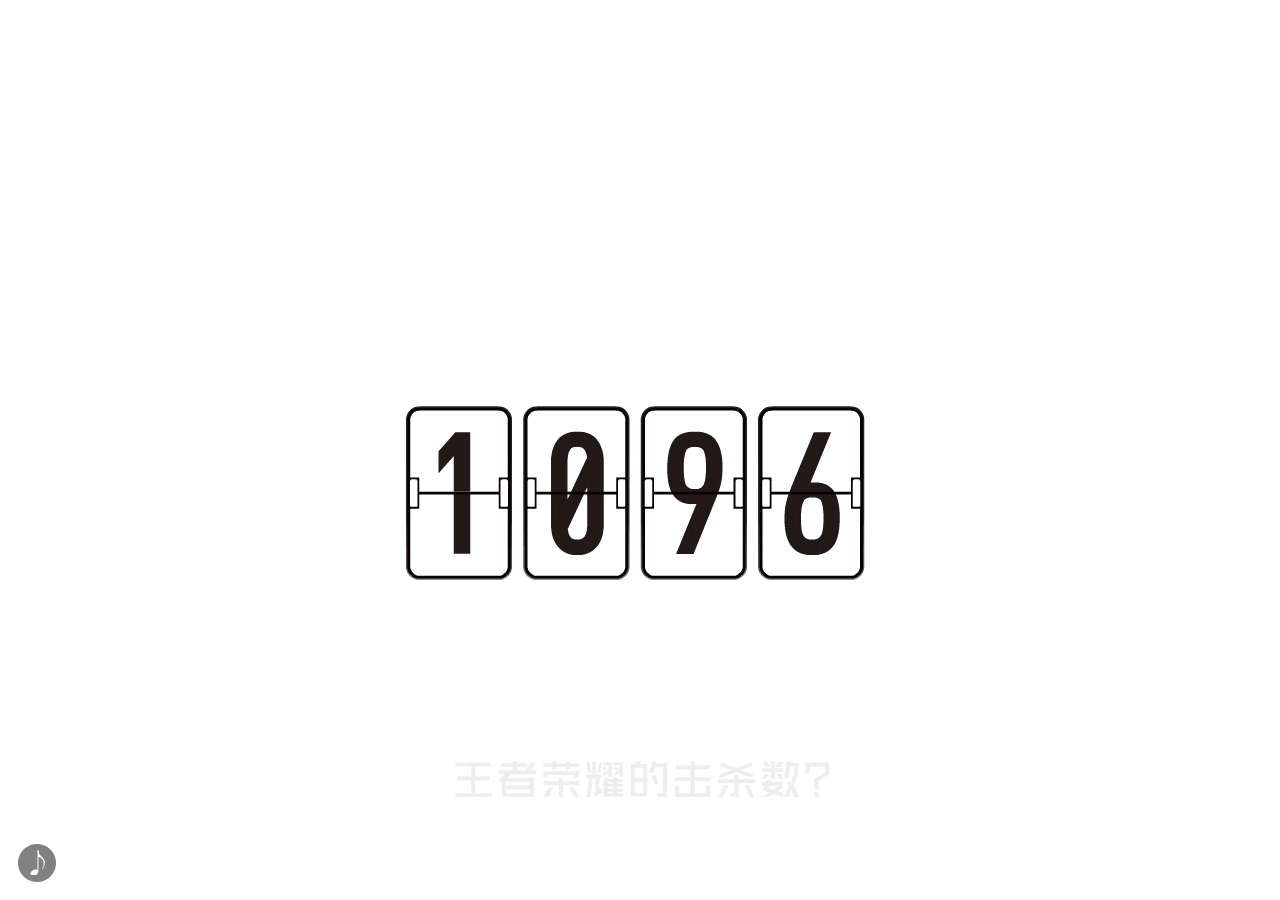
<file: index.html>
<!DOCTYPE html>
<html>
<head>
<meta charset="utf-8">
<meta http-equiv="X-UA-Compatible" content="IE=edge,chrome=1">
<meta name="keywords" content="">
<meta name="description" content="">
<meta name="author" content="">
<meta name="viewport" content="width=device-width, initial-scale=1.0, maximum-scale=1.0, user-scalable=0">
<meta content="yes" name="apple-mobile-web-app-capable" />
<meta content="black" name="apple-mobile-web-app-status-bar-style" />
<meta content="telephone=no" name="format-detection" />
<link rel="shortcut icon" href="favicon.ico" />
<title></title>
<link href="css/base.css" rel="stylesheet"/>
<link rel="stylesheet" href="css/animate.css">
<link rel="stylesheet" href="css/style.css">
<script src="js/html5media.min.js"></script>
<style>
#framebox{width: 100%;height: 100%;overflow: hidden;}
#audiobox{position:absolute;bottom: 15px;left:15px;}
#audiobox #audio-btn{width: 44px;height: 44px;background-size: 100% 100%;}
#audiobox .on{background: url('images/music_on.png') no-repeat 0 0;-webkit-animation: rotating 1.2s linear infinite;animation: rotating 1.2s linear infinite;}
#audiobox .off{background: url('images/music_off.png') no-repeat 0 0;}
@-webkit-keyframes rotating {
	from{
		-webkit-transform: rotate(0deg);
		-moz-transform: rotate(0deg);
		-ms-transform: rotate(0deg);
		-o-transform: rotate(0deg);
    	transform: rotate(0deg);
	}
	to{
		-webkit-transform: rotate(360deg);
		-moz-transform: rotate(360deg);
		-ms-transform: rotate(360deg);
		-o-transform: rotate(360deg);
		transform: rotate(360deg);
	}
}
@keyframes rotating {
    from{
        -webkit-transform: rotate(0deg);
		-moz-transform: rotate(0deg);
		-ms-transform: rotate(0deg);
		-o-transform: rotate(0deg);
        transform: rotate(0deg);
    }
    to{
        -webkit-transform: rotate(360deg);
		-moz-transform: rotate(360deg);
		-ms-transform: rotate(360deg);
		-o-transform: rotate(360deg);
        transform: rotate(360deg);
    }
}
</style>
<script>
var userThreeYear = {
    customerID: "17294", //会员ID
    joinDec: "2000", //加入会员顺序号
    joinTime: "2014-12-4 17:00:00", //加入会员时间
    likeProduct: "美式咖啡（热）", //最喜欢产品
    likeProductNum: "16", //最喜欢产品消费数量
    likeProductAmount: "1008.00",//最喜欢产品消费金额
    varietyVegetables: "6", //消费蔬果种类数
    varietyWeight: "7000", //消费蔬果总种类（克）
    animals: "猫", //对应动物
    amount: "10279.00",//三年总消费金额
    numOrders: "72", //三年总消费单数/次数
    numProduct: "",//三年总消费产品数
    topTime: "2016-1-20 21:00:00", //消费最高一次时间
    topProductNum: "61", //消费最高一次消费产品数
    topAmount: "1512.00", //最高一次消费金额
    consumerStores: [ //消费门店
        {
            storeNO: "0101", //消费门店编号
            storeName: "福州爱琴海", //消费门店名称
            numOrders: "53", //消费单数/次数
            amount: "14065.00" //消费金额
        },
        {
            storeNO: "0102",
            storeName: "福州五四MINI店",
            numOrders: "53",
            amount: "14065.00"
        },
        {
            storeNO: "0103",
            storeName: "福州正祥中心店",
            numOrders: "53",
            amount: "14065.00"
        }
    ],
    consumerCategory:[
        {
            categoryNO:"0101",
            categoryName:"饮品",
            numOrders:"40",
            amount:"3000"
        },
        {
            categoryNO:"0102",
            categoryName:"小吃",
            numOrders:"40",
            amount:"3000"
        },
        {
            categoryNO:"0103",
            categoryName:"主食",
            numOrders:"40",
            amount:"3000"
        },
        {
            categoryNO:"0104",
            categoryName:"三明治",
            numOrders:"40",
            amount:"3000"
        },
        {
            categoryNO:"0105",
            categoryName:"色拉",
            numOrders:"40",
            amount:"3000"
        }

    ]
};
var totalCustomer = "130000"; //会员总数
</script>
</head>
<body>
<iframe src="step1.html" id="framebox" frameborder=0 name="framebox"></iframe>
<div id="audiobox">
<div id="audio-btn" class="on" onclick="audiobox.changeClass(this,'media')">
	<audio loop src="video/audio.mp3" id="media" preload="auto"></audio>
</div>
</div>
<script src="js/jquery.min.js"></script>
<script src="js/jweixin-1.0.0.js"></script> 
<script>
//一般情况下，这样就可以自动播放了，但是一些奇葩iPhone机不可以 
document.getElementById('media').play(); 
//必须在微信Weixin JSAPI的WeixinJSBridgeReady才能生效 
document.addEventListener("WeixinJSBridgeReady", function () { 
	document.getElementById('media').play(); 
	document.getElementById('video').play();  
}, false); 

var audiobox = {
	changeClass: function (target,id) {
       	var className = $(target).attr('class');
       	var ids = document.getElementById(id);
       	(className == 'on')
           	? $(target).removeClass('on').addClass('off')
           	: $(target).removeClass('off').addClass('on');
       	(className == 'on')
           	? ids.pause()
           	: ids.play();
   	},
	play:function(){
		document.getElementById('media').play();
	}
}
audiobox.play();
</script>
</body>
</html>
</file>
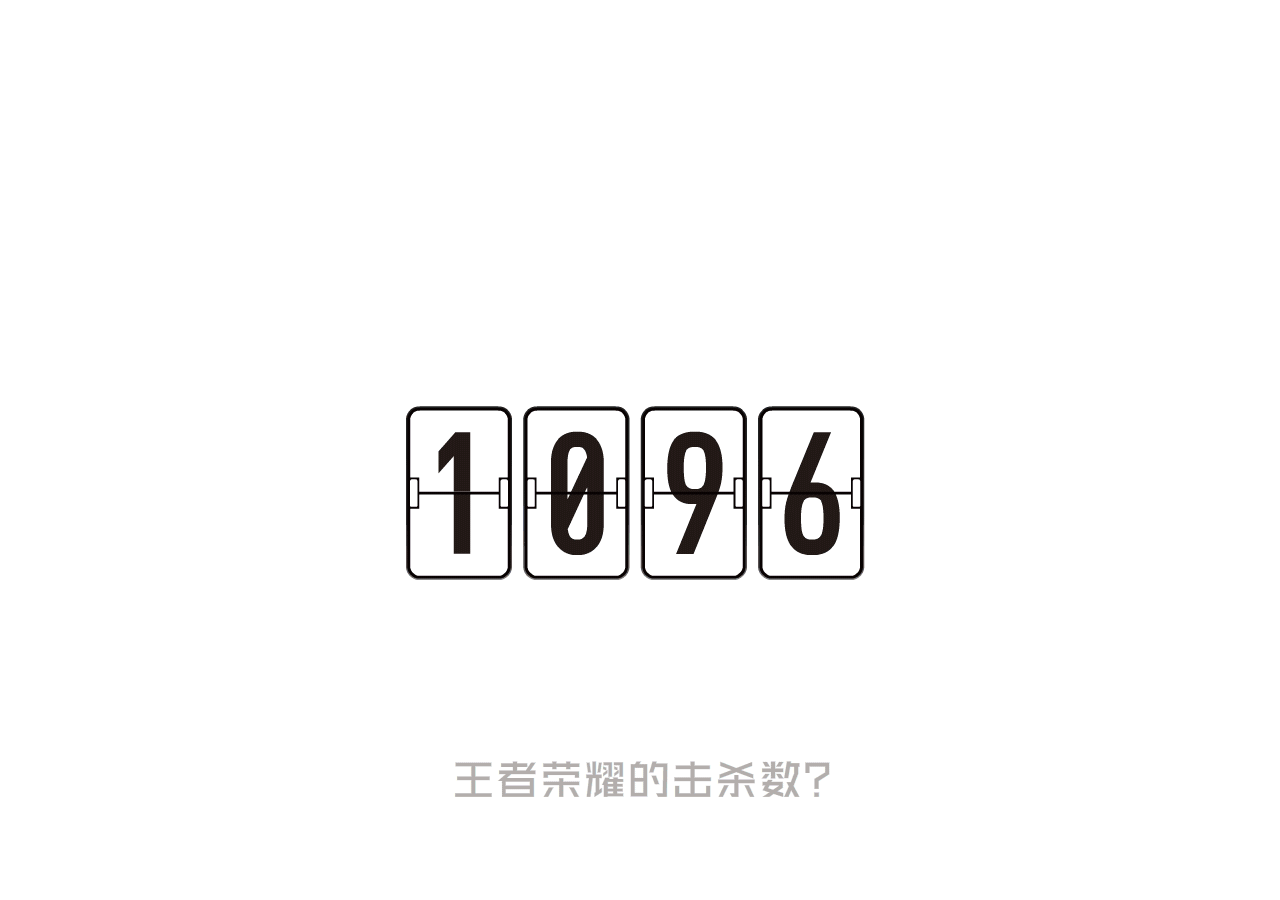
<file: step1.html>
<!DOCTYPE html>
<html>
<head>
<meta charset="utf-8">
<meta http-equiv="X-UA-Compatible" content="IE=edge,chrome=1">
<meta name="keywords" content="">
<meta name="description" content="">
<meta name="author" content="">
<meta name="viewport" content="width=device-width, initial-scale=1.0, maximum-scale=1.0, user-scalable=0">
<meta content="yes" name="apple-mobile-web-app-capable" />
<meta content="black" name="apple-mobile-web-app-status-bar-style" />
<meta content="telephone=no" name="format-detection" />
<link rel="shortcut icon" href="favicon.ico" />
<title></title>
<link href="css/base.css" rel="stylesheet"/>
<link rel="stylesheet" href="css/animate.css">
<link rel="stylesheet" href="css/style.css">
<script src="js/html5media.min.js"></script>
<script src="js/jquery.min.js"></script>
<script>
//页面loading加载 获取浏览器页面可见高度和宽度  
var _PageHeight = document.documentElement.clientHeight,  
	_PageWidth = document.documentElement.clientWidth;  
var _LoadingTop = _PageHeight > 61 ? (_PageHeight - 61) / 2 : 0,  
	_LoadingLeft = _PageWidth > 215 ? (_PageWidth - 215) / 2 : 0;  
//在页面未加载完毕之前显示的loading Html自定义内容  
var _LoadingHtml = '<div id="loadingDiv" style="position:absolute;left:0;width:100%;height:' + _PageHeight + 'px;top:0;background:#ffffff;z-index:100000;"><div style="position: absolute; cursor: wait;left: ' + _LoadingLeft + 'px; top:' + _LoadingTop + 'px; width: auto; height: 57px; line-height:48px; padding-left: 80px; padding-right: 5px; background:url(images/loading.gif) no-repeat scroll 40px 10px #ffffff;color: #7bb52c; font-family:\'Microsoft YaHei\';">页面加载中，请等待...</div></div>';  
//呈现loading效果  
document.write(_LoadingHtml);    

//监听加载状态改变  
document.onreadystatechange = completeLoading;  

//加载状态为complete时移除loading效果  
function completeLoading() {  
	if (document.readyState == "complete") {  
		var loadingMask = document.getElementById('loadingDiv');  
		loadingMask.parentNode.removeChild(loadingMask);  
	}  
}
</script>
</head>
<body>
<div class="wrapper pos-r">
    <div class="step1 stepbox">
        <div class="downtimebox bounceInDown animated">
            <img src="images/downtime.gif" alt="" class="img-responsive"/>
        </div>
        <div class="downpage bounceInDown animated">
        	<img src="images/down.gif" alt="" class="img-responsive"/>
        </div>
    </div>
    <div class="step2 stepbox">
       <video id="videoPlay" webkit-playsinline="true" x-webkit-airplay="true"  playsinline="true" x5-video-player-type="h5" x5-video-player-fullscreen="true" preload="auto" x-webkit-airplay="allow" x5-video-orientation="portraint" style="object-fit:fill">
              <source src="video/video.mp4" type="video/mp4">
              <source src="video/video.webm" type="video/webm">
              Your browser does not support the <code>video</code> element.
       </video>
    </div>
</div>
<script src="js/iphone-inline-video.min.js"></script>
<script src="js/touch.min.js"></script>
<script src="js/jweixin-1.0.0.js"></script> 
<script>
var expand = document.querySelector("#videoPlay"); 
expand.addEventListener("ended",function(){ 
	window.location.href="step2.html";
});

touch.on(".step1","swipeup",function(){
	$(".step1").hide();
	$(".step2").fadeIn();
	expand.play();	
});

document.addEventListener("WeixinJSBridgeReady", function () { 
	document.getElementById('videoPlay').play();  
}, false); 

$(".downpage").click(function(){
	$(".step1").hide();
	$(".step2").fadeIn();
	expand.play();	
});

setTimeout(function(){
	$(".downpage").show();
	},14000);
</script>
</body>
</html>
</file>
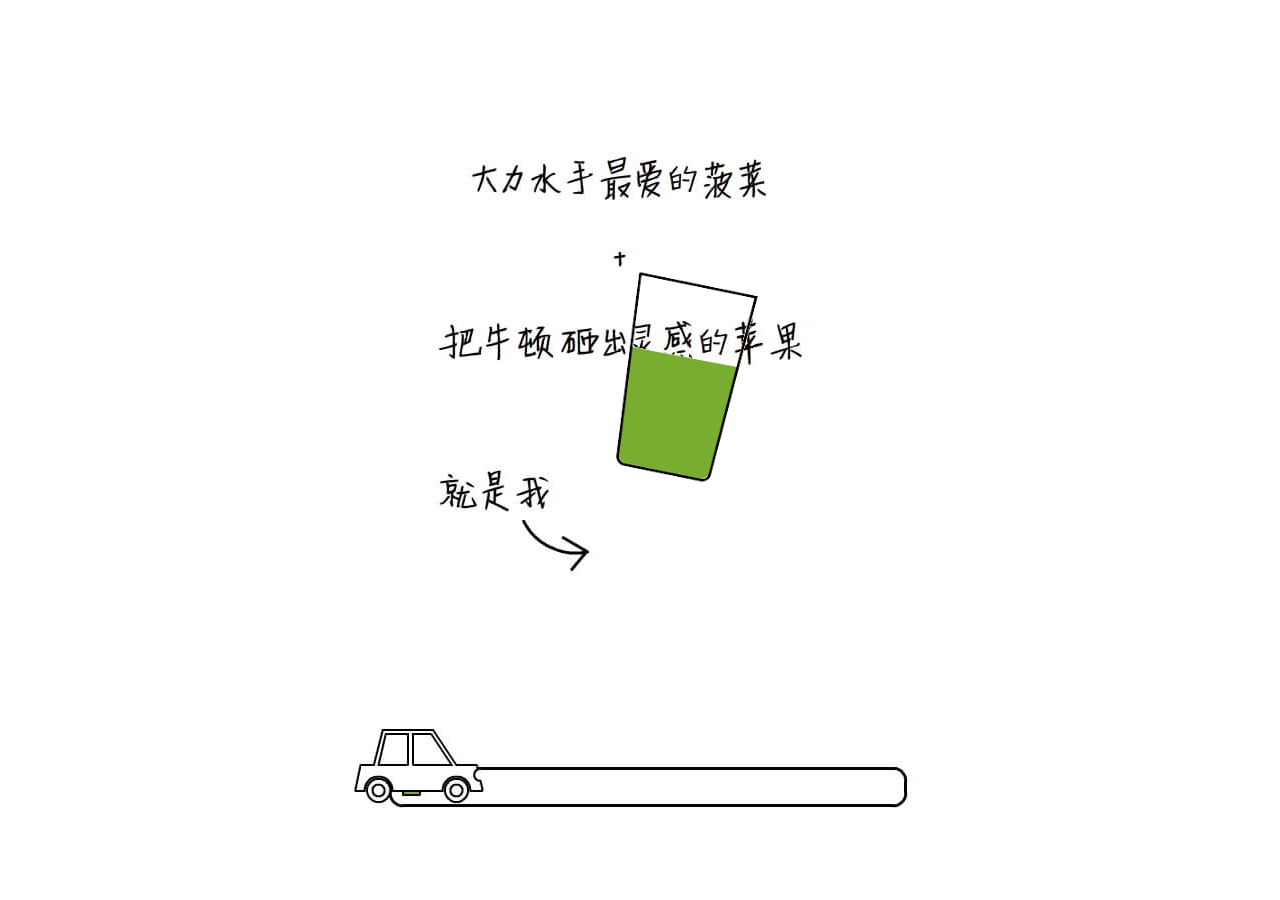
<file: step2.html>
<!DOCTYPE html>
<html>
<head>
<meta charset="utf-8">
<meta http-equiv="X-UA-Compatible" content="IE=edge,chrome=1">
<meta name="keywords" content="">
<meta name="description" content="">
<meta name="author" content="">
<meta name="viewport" content="width=device-width, initial-scale=1.0, maximum-scale=1.0, user-scalable=0">
<meta content="yes" name="apple-mobile-web-app-capable" />
<meta content="black" name="apple-mobile-web-app-status-bar-style" />
<meta content="telephone=no" name="format-detection" />
<link rel="shortcut icon" href="favicon.ico" />
<title></title>
<link href="css/base.css" rel="stylesheet"/>
<link rel="stylesheet" href="css/animate.css">
<link rel="stylesheet" href="css/style.css">
<script src="js/jquery.min.js"></script>
<script>
//页面loading加载 获取浏览器页面可见高度和宽度  
var _PageHeight = document.documentElement.clientHeight,  
	_PageWidth = document.documentElement.clientWidth;  
var _LoadingTop = _PageHeight > 61 ? (_PageHeight - 61) / 2 : 0,  
	_LoadingLeft = _PageWidth > 215 ? (_PageWidth - 215) / 2 : 0;  
//在页面未加载完毕之前显示的loading Html自定义内容  
var _LoadingHtml = '<div id="loadingDiv" style="position:absolute;left:0;width:100%;height:' + _PageHeight + 'px;top:0;background:#ffffff;z-index:100000;"><div style="position: absolute; cursor: wait;left: ' + _LoadingLeft + 'px; top:' + _LoadingTop + 'px; width: auto; height: 57px; line-height:48px; padding-left: 80px; padding-right: 5px; background:url(images/loading.gif) no-repeat scroll 40px 10px #ffffff;color: #7bb52c; font-family:\'Microsoft YaHei\';">页面加载中，请等待...</div></div>';  
//呈现loading效果  
document.write(_LoadingHtml);    

//监听加载状态改变  
document.onreadystatechange = completeLoading;  

//加载状态为complete时移除loading效果  
function completeLoading() {  
	if (document.readyState == "complete") {  
		var loadingMask = document.getElementById('loadingDiv');  
		loadingMask.parentNode.removeChild(loadingMask);  
	}  
}
</script>
</head>
<body onload="init()">
<div class="wrapper pos-r">
	<div class="yaoyiyao animated zoomInUp">
    	<img src="images/p003s.jpg" alt="" class="img-responsive" id="animatebox"/>
    </div>
    <div class="yyicon animated zoomInRight">
    	<img src="images/yaoyiyao.gif" alt="" class="img-responsive"/>
    </div>
</div>
<script>
var SHAKE_THRESHOLD = 3000;  
var last_update = 0; 
var status; 
var x = y = z = last_x = last_y = last_z = 0;  
function init() {  
	if (window.DeviceMotionEvent) {  
		window.addEventListener('devicemotion', deviceMotionHandler, false);  
	} else {  
		alert('not support mobile event');  
	}  
}  
function deviceMotionHandler(eventData) {  
	var acceleration = eventData.accelerationIncludingGravity;  
	var curTime = new Date().getTime();  
	if ((curTime - last_update) > 50) {  
		var diffTime = curTime - last_update;  
		last_update = curTime;  
		x = acceleration.x;  
		y = acceleration.y;  
		z = acceleration.z;  
		var speed = Math.abs(x + y + z - last_x - last_y - last_z) / diffTime * 10000;  

		if (speed > SHAKE_THRESHOLD) { 
			vibration();
			if(status!=1){
			status=1;
			$("#animatebox").attr("src","images/p003d.gif");
			}
			setTimeout(function(){ 
			window.location.href="step3.html";
			},3000);
		}  
		last_x = x;  
		last_y = y;  
		last_z = z;  
	}  
}  

//Vibration接口用于在浏览器中发出命令，使得设备振动。
function vibration(){
   navigator.vibrate = navigator.vibrate
		   || navigator.webkitVibrate
		   || navigator.mozVibrate
		   || navigator.msVibrate;

   if (navigator.vibrate) {
	   // 支持
	   console.log("支持设备震动！");
	   navigator.vibrate([300, 300, 400,300]);
   }else{
	   return true
	   }
}
</script>
</body>
</html>
</file>
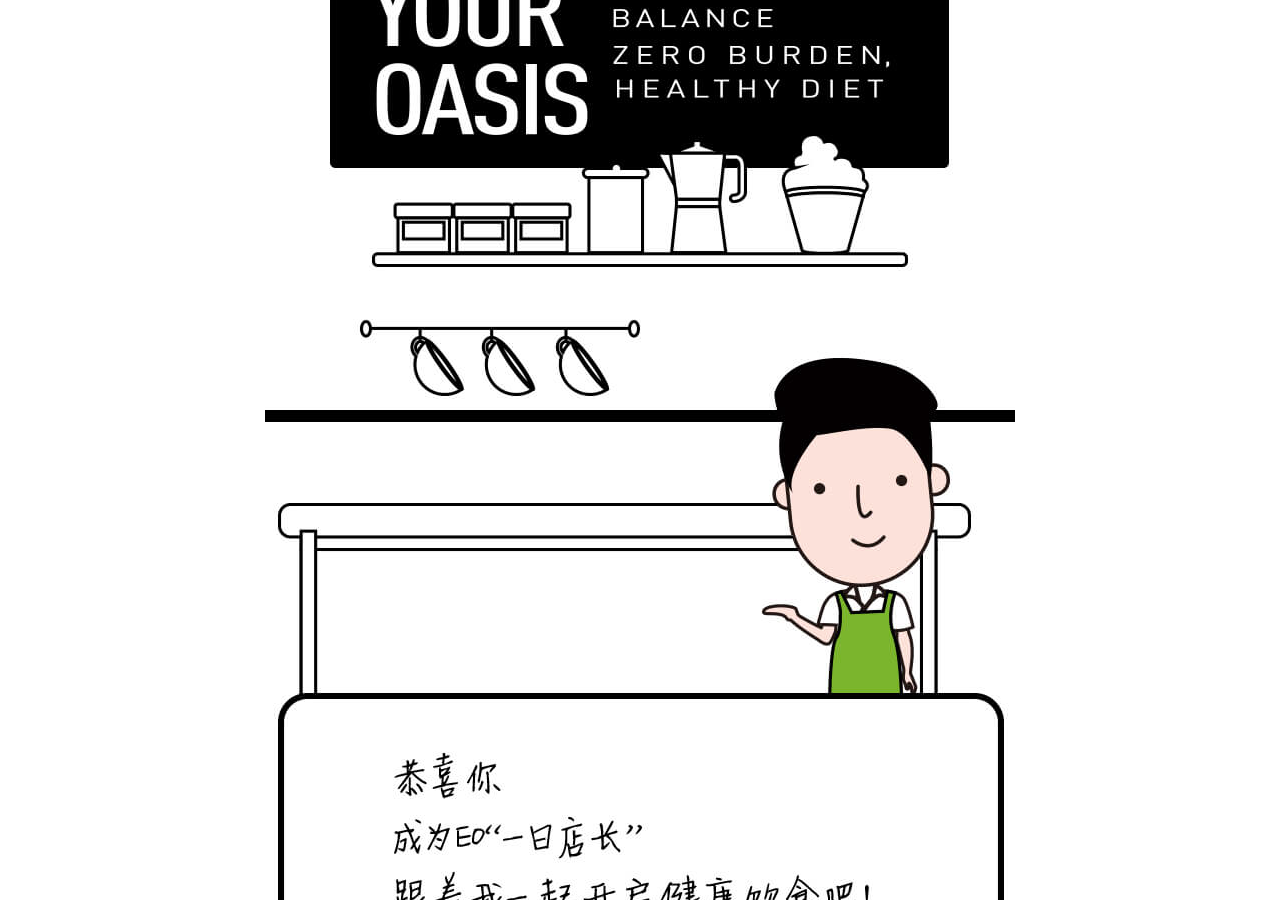
<file: step3.html>
<!DOCTYPE html>
<html>
<head>
<meta charset="utf-8">
<meta http-equiv="X-UA-Compatible" content="IE=edge,chrome=1">
<meta name="keywords" content="">
<meta name="description" content="">
<meta name="author" content="">
<meta name="viewport" content="width=device-width, initial-scale=1.0, maximum-scale=1.0, user-scalable=0">
<meta content="yes" name="apple-mobile-web-app-capable" />
<meta content="black" name="apple-mobile-web-app-status-bar-style" />
<meta content="telephone=no" name="format-detection" />
<link rel="shortcut icon" href="favicon.ico" />
<title></title>
<link href="css/base.css" rel="stylesheet"/>
<link rel="stylesheet" href="css/swiper.min.css">
<link rel="stylesheet" href="css/animate.css">
<link rel="stylesheet" href="css/style.css">
<script src="js/jquery.min.js"></script>
<script>
//页面loading加载 获取浏览器页面可见高度和宽度  
var _PageHeight = document.documentElement.clientHeight,  
	_PageWidth = document.documentElement.clientWidth;  
var _LoadingTop = _PageHeight > 61 ? (_PageHeight - 61) / 2 : 0,  
	_LoadingLeft = _PageWidth > 215 ? (_PageWidth - 215) / 2 : 0;  
//在页面未加载完毕之前显示的loading Html自定义内容  
var _LoadingHtml = '<div id="loadingDiv" style="position:absolute;left:0;width:100%;height:' + _PageHeight + 'px;top:0;background:#ffffff;z-index:100000;"><div style="position: absolute; cursor: wait;left: ' + _LoadingLeft + 'px; top:' + _LoadingTop + 'px; width: auto; height: 57px; line-height:48px; padding-left: 80px; padding-right: 5px; background:url(images/loading.gif) no-repeat scroll 40px 10px #ffffff;color: #7bb52c; font-family:\'Microsoft YaHei\';">页面加载中，请等待...</div></div>';  
//呈现loading效果  
document.write(_LoadingHtml);    

//监听加载状态改变  
document.onreadystatechange = completeLoading;  

//加载状态为complete时移除loading效果  
function completeLoading() {  
	if (document.readyState == "complete") {  
		var loadingMask = document.getElementById('loadingDiv');  
		loadingMask.parentNode.removeChild(loadingMask);  
	}  
}
</script>
</head>
<body>
<div class="wrapper pos-r">
	<div class="swiper-container">
        <div class="swiper-wrapper">
            <div class="swiper-slide">
            	<img src="images/p3001.jpg" alt="" class="img-responsive ani" swiper-animate-effect="fadeInUp" swiper-animate-duration="0.5s" swiper-animate-delay="0s"/>
                <div class="downicon dico1">
                	<img src="images/down.gif" alt="" class="img-responsive ani" swiper-animate-effect="fadeInRight" swiper-animate-duration="0.5s" swiper-animate-delay="1s"/>
                </div>
            </div>
            <div class="swiper-slide">
            	<img src="images/p3002.gif" alt="" class="img-responsive ani" swiper-animate-effect="fadeInUp" swiper-animate-duration="0.5s" swiper-animate-delay="0s"/>
                <div class="downicon dico2">
                	<img src="images/down.gif" alt="" class="img-responsive ani" swiper-animate-effect="fadeInRight" swiper-animate-duration="0.5s" swiper-animate-delay="1s"/>
                </div>
            </div>
            <div class="swiper-slide">
            	<img src="images/p3003.gif" alt="" class="img-responsive ani" swiper-animate-effect="fadeInUp" swiper-animate-duration="0.5s" swiper-animate-delay="0s"/>
                <div class="downicon dico3">
                	<img src="images/down.gif" alt="" class="img-responsive ani" swiper-animate-effect="fadeInRight" swiper-animate-duration="0.5s" swiper-animate-delay="1s"/>
                </div>
            </div>
            <div class="swiper-slide">
            	<img src="images/p3004.gif" alt="" class="img-responsive ani" swiper-animate-effect="fadeInUp" swiper-animate-duration="0.5s" swiper-animate-delay="0s"/>
                <div class="downicon dico4">
                	<img src="images/down.gif" alt="" class="img-responsive ani" swiper-animate-effect="fadeInRight" swiper-animate-duration="0.5s" swiper-animate-delay="1s"/>
                </div>
            </div>
            <div class="swiper-slide">
            	<img src="images/p3005.jpg" alt="" class="img-responsive ani" swiper-animate-effect="fadeInUp" swiper-animate-duration="0.5s" swiper-animate-delay="0s"/>
                <!--判断是否是会员-->
                <div class="caozuobox">
                    <div class="huiyuanbox">
                            <div class="year dingwei ani" swiper-animate-effect="fadeInUp" swiper-animate-duration="0.5s" swiper-animate-delay="0.5s">12</div>
                            <div class="month dingwei ani" swiper-animate-effect="fadeInUp" swiper-animate-duration="0.5s" swiper-animate-delay="0.5s">07</div>
                            <div class="day dingwei ani" swiper-animate-effect="fadeInUp" swiper-animate-duration="0.5s" swiper-animate-delay="0.5s">15</div>
                            <div class="number dingwei ani" swiper-animate-effect="fadeInUp" swiper-animate-duration="0.5s" swiper-animate-delay="0.5s"></div>
                            <div class="btnbox">
                            	<!--系统自动判断是否是会员，如果是，跳转到下一个页面 setp4.html 如果不是，直接弹出注册弹窗，然后点击注册按钮跳转到注册页面。-->
                                <a href="javascript:void(0);" id="panduanbtn">
                                    <img src="images/panduan.jpg" alt="" class="img-responsive ani" swiper-animate-effect="rotateInDownUp" swiper-animate-duration="0.5s" swiper-animate-delay="0s"/>
                                </a>
                            </div>
                    </div>
                    
                    <!--注册弹窗-->
                    <div class="registerbox ani" swiper-animate-effect="zoomInUp" swiper-animate-duration="0.5s" swiper-animate-delay="0s">
                            <div class="numbers dingwei ani" swiper-animate-effect="slideInLeft" swiper-animate-duration="0.5s" swiper-animate-delay="0s">100</div>
                            <div class="btnbox">
                                <a href="#">
                                    <img src="images/zhuce.jpg" alt="" class="img-responsive ani" swiper-animate-effect="rotateInDownRight" swiper-animate-duration="0.5s" swiper-animate-delay="0s"/>
                                </a>
                            </div>
                    </div>
                
                </div>
            </div>
        </div>
    </div>
</div>
<!-- Swiper JS -->
<script src="js/swiper.jquery.min.js"></script>
<script src="js/swiper.animate.min.js"></script>
<!-- Initialize Swiper -->
<script>
var obj=window.parent;
//获取值
$(".number").text(obj.totalCustomer);
$(".numbers").text(obj.userThreeYear.joinDec);

var swiper = new Swiper('.swiper-container', {
    pagination: '.swiper-pagination',
    paginationClickable: true,
    direction: 'vertical',
	onInit: function(swiper){ //Swiper2.x的初始化是onFirstInit
		swiperAnimateCache(swiper); //隐藏动画元素 
		swiperAnimate(swiper); //初始化完成开始动画
    }, 
	onSlideChangeStart:function(){
		if(swiper.activeIndex!=4){
			$(".caozuobox").hide();
		}
	},
    onSlideChangeEnd: function(swiper){ 
		swiperAnimate(swiper); //每个slide切换结束时也运行当前slide动画
		if(swiper.activeIndex==4){
			setTimeout(function(){$(".caozuobox").show();},2000);
		}
   } 
});

$('.downicon').click(function(){
	swiper.slideNext();
})

$("#panduanbtn").click(function(){
	if(!obj.userThreeYear){
	$('.huiyuanbox').hide();
	$('.registerbox').show();
	}else{
		window.location.href="step4.html";
		}
});
</script>
</body>
</html>
</file>
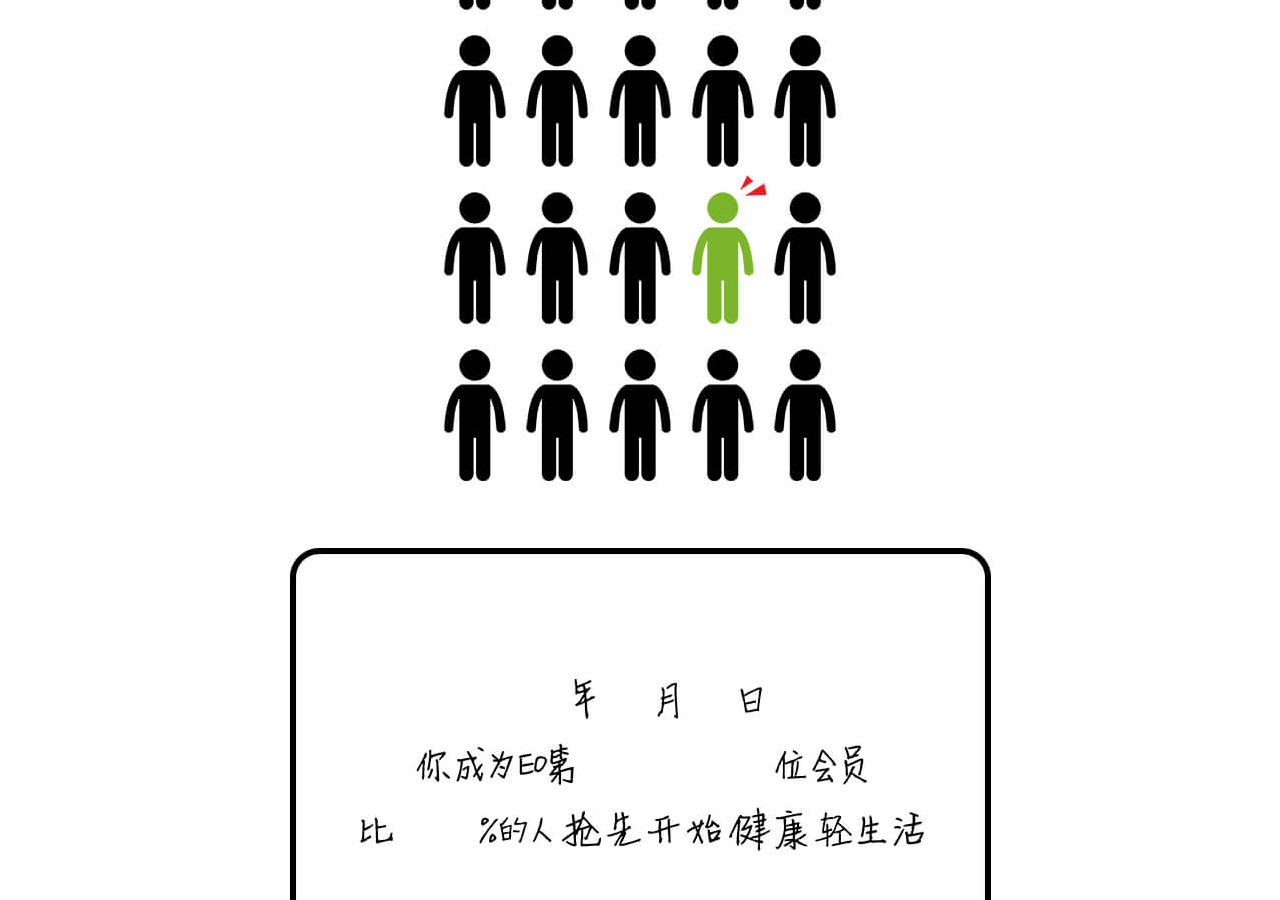
<file: step4.html>
<!DOCTYPE html>
<html>
<head>
<meta charset="utf-8">
<meta http-equiv="X-UA-Compatible" content="IE=edge,chrome=1">
<meta name="keywords" content="">
<meta name="description" content="">
<meta name="author" content="">
<meta name="viewport" content="width=device-width, initial-scale=1.0, maximum-scale=1.0, user-scalable=0">
<meta content="yes" name="apple-mobile-web-app-capable" />
<meta content="black" name="apple-mobile-web-app-status-bar-style" />
<meta content="telephone=no" name="format-detection" />
<link rel="shortcut icon" href="favicon.ico" />
<title></title>
<link href="css/base.css" rel="stylesheet"/>
<link rel="stylesheet" href="css/swiper.min.css">
<link rel="stylesheet" href="css/animate.css">
<link rel="stylesheet" href="css/style.css">
<script src="js/jquery.min.js"></script>
<script>
//页面loading加载 获取浏览器页面可见高度和宽度  
var _PageHeight = document.documentElement.clientHeight,  
	_PageWidth = document.documentElement.clientWidth;  
var _LoadingTop = _PageHeight > 61 ? (_PageHeight - 61) / 2 : 0,  
	_LoadingLeft = _PageWidth > 215 ? (_PageWidth - 215) / 2 : 0;  
//在页面未加载完毕之前显示的loading Html自定义内容  
var _LoadingHtml = '<div id="loadingDiv" style="position:absolute;left:0;width:100%;height:' + _PageHeight + 'px;top:0;background:#ffffff;z-index:100000;"><div style="position: absolute; cursor: wait;left: ' + _LoadingLeft + 'px; top:' + _LoadingTop + 'px; width: auto; height: 57px; line-height:48px; padding-left: 80px; padding-right: 5px; background:url(images/loading.gif) no-repeat scroll 40px 10px #ffffff;color: #7bb52c; font-family:\'Microsoft YaHei\';">页面加载中，请等待...</div></div>';  
//呈现loading效果  
document.write(_LoadingHtml);   

//监听加载状态改变  
document.onreadystatechange = completeLoading;  

//加载状态为complete时移除loading效果  
function completeLoading() {  
	if (document.readyState == "complete") {  
		var loadingMask = document.getElementById('loadingDiv');  
		loadingMask.parentNode.removeChild(loadingMask);  
	}  
}
</script>
</head>
<body>
<div class="wrapper pos-r">
	<div class="swiper-container">
        <div class="swiper-wrapper">
        	<!--已注册会员跳转到本页，展示对应的数据-->
            <div class="swiper-slide">
            	<img src="images/p004.jpg" alt="" class="img-responsive ani" swiper-animate-effect="fadeInUp" swiper-animate-duration="0.5s" swiper-animate-delay="0s"/>
                <div class="downicon dico1">
                	<img src="images/down.gif" alt="" class="img-responsive ani" swiper-animate-effect="fadeInRight" swiper-animate-duration="0.5s" swiper-animate-delay="0.6s"/>
                </div>
                <!--数据展示-->
                <div class="year1 dingwei ani" swiper-animate-effect="fadeInUp" swiper-animate-duration="0.5s" swiper-animate-delay="0.6s"></div>
                <div class="month1 dingwei ani" swiper-animate-effect="fadeInUp" swiper-animate-duration="0.5s" swiper-animate-delay="0.6s"></div>
                <div class="day1 dingwei ani" swiper-animate-effect="fadeInUp" swiper-animate-duration="0.5s" swiper-animate-delay="0.6s"></div>
                <div class="num1 dingwei ani" swiper-animate-effect="fadeInUp" swiper-animate-duration="0.5s" swiper-animate-delay="0.6s"></div>
                <div class="parent1 dingwei ani" swiper-animate-effect="fadeInUp" swiper-animate-duration="0.5s" swiper-animate-delay="0.6s"></div>
            </div>
            
            <!--数据报表展示页面-->
            <div class="swiper-slide">
            	<img src="images/p005.jpg" alt="" class="img-responsive hcss ani" swiper-animate-effect="fadeInUp" swiper-animate-duration="0.5s" swiper-animate-delay="0s"/>
                <div class="downicon dico02">
                	<img src="images/down.gif" alt="" class="img-responsive ani" swiper-animate-effect="fadeInRight" swiper-animate-duration="0.5s" swiper-animate-delay="0.6s"/>
                </div>
                <!--数据展示-->
                <div class="box1 box ani" swiper-animate-effect="fadeInUp" swiper-animate-duration="0.5s" swiper-animate-delay="0.6s">
                    <div class="yuan dingwei"></div>
                    <div class="can dingwei"></div>
                    <div class="count dingwei"></div>
                    <div class="dianming dingwei"></div>
                </div>
                
                <!--数据展示-->
                <div class="box2 box ani" swiper-animate-effect="fadeInUp" swiper-animate-duration="0.5s" swiper-animate-delay="0.6s">
                	<div class="year dingwei">2017</div>
                    <div class="month dingwei">12</div>
                    <div class="day dingwei">22</div>
                    <div class="yuan dingwei">22222</div>
                </div>
                
                <!--饼形报表-->
                <div id="main1" class="ani" swiper-animate-effect="fadeInUp" swiper-animate-duration="0.5s" swiper-animate-delay="0.2s"></div>
            </div>
            
            <!--动物页面 6个根据不同情况判断只展示其中一个-->
            <div class="swiper-slide">
            	<img src="images/p006.jpg" alt="" class="img-responsive hcss ani" swiper-animate-effect="fadeInUp" swiper-animate-duration="0.5s" swiper-animate-delay="0s"/>
                <!--数据展示-->
                <div class="txtbox ani" swiper-animate-effect="fadeInUp" swiper-animate-duration="0.5s" swiper-animate-delay="0s">
                	<div class="liaoli dingwei"></div>
                    <div class="chi dingwei"></div>
                    <div class="zhong dingwei"></div>
                    <div class="ke dingwei"></div>
                </div>
               	<!--动物数据-->
                <div class="dongwu ani" swiper-animate-effect="fadeInUp" swiper-animate-duration="0.5s" swiper-animate-delay="0.6s">
                	<img src="images/dw1.png" alt="" class="img-responsive ani" swiper-animate-effect="fadeInUp" swiper-animate-duration="0.5s" swiper-animate-delay="0s"/>
                </div>
                <div class="downicon dico02">
                	<img src="images/down.gif" alt="" class="img-responsive ani" swiper-animate-effect="fadeInRight" swiper-animate-duration="0.5s" swiper-animate-delay="0.6s"/>
                </div>
            </div>
            
           <!-- <div class="swiper-slide">
            	<img src="images/p006.jpg" alt="" class="img-responsive hcss ani" swiper-animate-effect="fadeInUp" swiper-animate-duration="0.5s" swiper-animate-delay="0s"/>
                <div class="txtbox ani" swiper-animate-effect="fadeInUp" swiper-animate-duration="0.5s" swiper-animate-delay="0s">
                	<div class="liaoli dingwei">料理</div>
                    <div class="chi dingwei">5</div>
                    <div class="zhong dingwei">8</div>
                    <div class="ke dingwei">900</div>
                </div>
                <div class="dongwu ani" swiper-animate-effect="fadeInUp" swiper-animate-duration="0.5s" swiper-animate-delay="0.6s">
                	<img src="images/dw2.png" alt="" class="img-responsive ani" swiper-animate-effect="fadeInUp" swiper-animate-duration="0.5s" swiper-animate-delay="0s"/>
                </div>
            </div>
            
            <div class="swiper-slide">
            	<img src="images/p006.jpg" alt="" class="img-responsive hcss ani" swiper-animate-effect="fadeInUp" swiper-animate-duration="0.5s" swiper-animate-delay="0s"/>
                <div class="txtbox ani" swiper-animate-effect="fadeInUp" swiper-animate-duration="0.5s" swiper-animate-delay="0s">
                	<div class="liaoli dingwei">料理</div>
                    <div class="chi dingwei">5</div>
                    <div class="zhong dingwei">8</div>
                    <div class="ke dingwei">900</div>
                </div>
                <div class="dongwu ani" swiper-animate-effect="fadeInUp" swiper-animate-duration="0.5s" swiper-animate-delay="0.6s">
                	<img src="images/dw3.png" alt="" class="img-responsive ani" swiper-animate-effect="fadeInUp" swiper-animate-duration="0.5s" swiper-animate-delay="0s"/>
                </div>
            </div>
            
            <div class="swiper-slide">
            	<img src="images/p006.jpg" alt="" class="img-responsive hcss ani" swiper-animate-effect="fadeInUp" swiper-animate-duration="0.5s" swiper-animate-delay="0s"/>
                <div class="txtbox ani" swiper-animate-effect="fadeInUp" swiper-animate-duration="0.5s" swiper-animate-delay="0s">
                	<div class="liaoli dingwei">料理</div>
                    <div class="chi dingwei">5</div>
                    <div class="zhong dingwei">8</div>
                    <div class="ke dingwei">900</div>
                </div>
                <div class="dongwu ani" swiper-animate-effect="fadeInUp" swiper-animate-duration="0.5s" swiper-animate-delay="0.6s">
                	<img src="images/dw4.png" alt="" class="img-responsive ani" swiper-animate-effect="fadeInUp" swiper-animate-duration="0.5s" swiper-animate-delay="0s"/>
                </div>
            </div>
            
            <div class="swiper-slide">
            	<img src="images/p006.jpg" alt="" class="img-responsive hcss ani" swiper-animate-effect="fadeInUp" swiper-animate-duration="0.5s" swiper-animate-delay="0s"/>
                <div class="txtbox ani" swiper-animate-effect="fadeInUp" swiper-animate-duration="0.5s" swiper-animate-delay="0s">
                	<div class="liaoli dingwei">料理</div>
                    <div class="chi dingwei">5</div>
                    <div class="zhong dingwei">8</div>
                    <div class="ke dingwei">900</div>
                </div>
                <div class="dongwu ani" swiper-animate-effect="fadeInUp" swiper-animate-duration="0.5s" swiper-animate-delay="0.6s">
                	<img src="images/dw5.png" alt="" class="img-responsive ani" swiper-animate-effect="fadeInUp" swiper-animate-duration="0.5s" swiper-animate-delay="0s"/>
                </div>
            </div>
            
            <div class="swiper-slide">
            	<img src="images/p006.jpg" alt="" class="img-responsive hcss ani" swiper-animate-effect="fadeInUp" swiper-animate-duration="0.5s" swiper-animate-delay="0s"/>
                <div class="txtbox ani" swiper-animate-effect="fadeInUp" swiper-animate-duration="0.5s" swiper-animate-delay="0s">
                	<div class="liaoli dingwei">料理</div>
                    <div class="chi dingwei">5</div>
                    <div class="zhong dingwei">8</div>
                    <div class="ke dingwei">900</div>
                </div>
                <div class="dongwu ani" swiper-animate-effect="fadeInUp" swiper-animate-duration="0.5s" swiper-animate-delay="0.6s">
                	<img src="images/dw6.png" alt="" class="img-responsive ani" swiper-animate-effect="fadeInUp" swiper-animate-duration="0.5s" swiper-animate-delay="0s"/>
                </div>
            </div>-->
            
            <!--结束页面-->
            <div class="swiper-slide">
            	<img src="images/p007.gif" alt="" class="img-responsive hcss ani" swiper-animate-effect="fadeInUp" swiper-animate-duration="0.5s" swiper-animate-delay="0s"/>
            </div>
        </div>
    </div>
</div>
<!-- Swiper JS -->
<script src="js/swiper.jquery.min.js"></script>
<script src="js/swiper.animate.min.js"></script>
<script src="js/chart.js"></script>
<script>
//获取值
var obj=window.parent;
var time=obj.userThreeYear.joinTime;
var s1=time.split(" ",1);
var y=s1[0].split("-");
$(".year1").text(y[0]);
$(".month1").text(y[1]);
$(".day1").text(y[2]);
$(".num1").text(obj.userThreeYear.joinDec);
var parent=Math.round((1-obj.userThreeYear.joinDec/obj.totalCustomer)*100);
$(".parent1").text(parent);

$(".box1 .yuan").text(obj.userThreeYear.amount);
$(".box1 .can").text(obj.userThreeYear.numOrders);
$(".box1 .count").text(obj.userThreeYear.consumerStores[0].numOrders);
$(".box1 .dianming").text(obj.userThreeYear.consumerStores[0].storeName);

$(".liaoli").text(obj.userThreeYear.likeProduct);
$(".chi").text(obj.userThreeYear.likeProductNum);
$(".zhong").text(obj.userThreeYear.varietyVegetables);
$(".ke").text(obj.userThreeYear.varietyWeight);

switch(obj.userThreeYear.animals)
{
case "猪":
  $(".dongwu img").attr("src","images/dw1.png");
  break;
case "猴":
  $(".dongwu img").attr("src","images/dw2.png");
  break;
case "羊":
  $(".dongwu img").attr("src","images/dw3.png");
  break;
case "猫":
  $(".dongwu img").attr("src","images/dw6.png");
  break;
case "豹":
 $(".dongwu img").attr("src","images/dw5.png");
  break;
default:
 $(".dongwu img").attr("src","images/dw4.png");
}

var toptime=obj.userThreeYear.topTime;
var ts1=time.split(" ",1);
var ty=ts1[0].split("-");
$(".box2 .year").text(ty[0]);
$(".box2 .month").text(ty[1]);
$(".box2 .day").text(ty[2]);
$(".box2 .yuan").text(obj.userThreeYear.topAmount);

var swiper = new Swiper('.swiper-container', {
    pagination: '.swiper-pagination',
    paginationClickable: true,
    direction: 'vertical',
	onInit: function(swiper){ //Swiper2.x的初始化是onFirstInit
		swiperAnimateCache(swiper); //隐藏动画元素 
		swiperAnimate(swiper); //初始化完成开始动画
    }, 
    onSlideChangeEnd: function(swiper){ 
		swiperAnimate(swiper); //每个slide切换结束时也运行当前slide动画
   } 
});

//userThreeYear.numOrders==0 跳转到尾页
if(obj.userThreeYear.numOrders==0){
	var swiper = new Swiper('.swiper-container', {
		direction: 'vertical',
		initialSlide :3,
		allowSwipeToPrev : false
	});	
}

$('.downicon').click(function(){
	swiper.slideNext();
});

//获取柱状图
/*var myChart = echarts.init(document.getElementById('main')); 

var xdata = new Array();
var ydata = new Array();
var zdata = new Array();
var lengths = obj.userThreeYear.consumerStores.length;
for(var i=0;i<lengths;i++)
{
  xdata[i]=obj.userThreeYear.consumerStores[i].storeName;
  ydata[i]=obj.userThreeYear.consumerStores[i].numOrders;
  if(i==0){
 	 zdata[i]="#7bb52b";
  }else{
	 zdata[i]="#ffffff"; 
  }
}

var option = {
    xAxis : [
        {
            type : 'category',
            data : xdata,
			splitLine:{show:false},
			axisLabel:{show:false},
			axisLine:{show:false},
        },
    ],
    yAxis : [
        {
            type : 'value',
			splitLine:{show:false},
			axisLabel:{show:false},
			axisLine:{show:false},
		}
    ],
	grid:
	{x:20,
	y:0,
	x2:20,
	y2:0,
	borderWidth:0},
    series : [
        {
            type:'bar',
            data:ydata,
			itemStyle:{
				normal:{
					color: function (params){
                        var colorList = zdata;
                        return colorList[params.dataIndex];
                    },
					barBorderColor:'#000000',
					barBorderWidth:2,
				},
				emphasis: {
					color:'#7bb52b',
				}
			},
        },
    ]
};                 

// 为echarts对象加载数据 
myChart.setOption(option); */

//获取饼图

var myChart1 = echarts.init(document.getElementById('main1')); 

var data1 = new Array();
var zdata1 = new Array();
var lengths1 = obj.userThreeYear.consumerCategory.length;
for(var j=0;j<lengths1;j++)
{
  data1[j]={value:obj.userThreeYear.consumerCategory[j].numOrders, name:obj.userThreeYear.consumerCategory[j].categoryName};
  if(j==0){
 	 zdata1[j]="#7bb52b";
  }else{
	 zdata1[j]="#ffffff"; 
  }
}

var option1 = {
    series : [
        {
            type:'pie',
			selectedMode: 'single', //单一选中模式 
            radius : '60%',
            center: ['50%', '50%'],
			selectedOffset:5,
            data:data1,
			itemStyle:{
				normal:{
					color: function (params){
                        var colorList = zdata1;
                        return colorList[params.dataIndex];
                    },
					borderColor:'#000000',
					borderWidth:2,
					label : {
                        formatter : function (params) {                        
                          return params.name+(params.percent - 0).toFixed(0) + '%'
                        }
                    }
				},
				emphasis: {
					color:'#7bb52b',
				}
			},
        }
    ]
};

myChart1.setOption(option1);
</script>
</body>
</html>
</file>
<file: css/base.css>
@charset "utf-8";
/* CSS Document */
@charset "utf-8";
 
/*
        @名称: base
        @功能: 重设浏览器默认样式
*/
 
/* 防止用户自定义背景颜色对网页的影响，添加让用户可以自定义字体 */
html{
        color:#000;background:#fff;
        -webkit-text-size-adjust: 100%;
    -ms-text-size-adjust: 100%;
}

input[type="button"], input[type="submit"], input[type="reset"] {-webkit-appearance: none;}

textarea {  -webkit-appearance: none;}
 
/* 内外边距通常让各个浏览器样式的表现位置不同 */
body,div,dl,dt,dd,ul,ol,li,h1,h2,h3,h4,h5,h6,pre,code,form,fieldset,legend,input,textarea,p,blockquote,th,td,hr,button,article,aside,details,figcaption,figure,footer,header,hgroup,menu,nav,section {
        margin:0;padding:0;
}
 
/* 重设 HTML5 标签, IE 需要在 js 中 createElement(TAG) */
article,aside,details,figcaption,figure,footer,header,hgroup,menu,nav,section {
    display:block;
}
 
/* HTML5 媒体文件跟 img 保持一致 */
audio,canvas,video {
    display: inline-block;*display: inline;*zoom: 1;
}
 
/* 要注意表单元素并不继承父级 font 的问题 */
body,button,input,select,textarea{
        font:12px/1.5 tahoma,arial,\5b8b\4f53;
}
input,select,textarea{
        font-size:100%;
}
 
/* 去掉各Table  cell 的边距并让其边重合 */
table{
        border-collapse:collapse;border-spacing:0;
}
 
/* IE bug fixed: th 不继承 text-align*/
th{
        text-align:inherit;
}
 
/* 去除默认边框 */
fieldset,img{
        border:0;
}
 
/* ie6 7 8(q) bug 显示为行内表现 */
iframe{
        display:block;
}
 
/* 去掉 firefox 下此元素的边框 */
abbr,acronym{
        border:0;font-variant:normal;
}
 
/* 一致的 del 样式 */
del {
        text-decoration:line-through;
}
 
address,caption,cite,code,dfn,em,th,var {
        font-style:normal;
        font-weight:500;
}
 
/* 去掉列表前的标识, li 会继承 */
ol,ul {
        list-style:none;
}
 
/* 对齐是排版最重要的因素, 别让什么都居中 */
caption,th {
        text-align:left;
}
 
/* 来自yahoo, 让标题都自定义, 适应多个系统应用 */
h1,h2,h3,h4,h5,h6 {
        font-size:100%;
        font-weight:500;
}
 
q:before,q:after {
        content:'';
}
 
/* 统一上标和下标 */
sub, sup {
    font-size: 75%; line-height: 0; position: relative; vertical-align: baseline;
}
sup {top: -0.5em;}
sub {bottom: -0.25em;}
 
 
 
/* 让链接在 hover 状态下显示下划线 */
a:hover {
        text-decoration:underline;
}
 
/* 默认不显示下划线，保持页面简洁 */
ins,a {
        text-decoration:none;
}
 
/* 清理浮动 */
.fn-clear:after {
        visibility:hidden;
        display:block;
        font-size:0;
        content:" ";
        clear:both;
        height:0;
}
.fn-clear {
        zoom:1; /* for IE6 IE7 */
}
 
/* 隐藏, 通常用来与 JS 配合 */
body .fn-hide {
        display:none;
}
 
/* 设置内联, 减少浮动带来的bug */
.fn-left,.fn-right {
        display:inline;
}
.fn-left {
        float:left;
}
.fn-right {
        float:right;
}

.wrapper{max-width:750px;min-width:320px;margin: 0 auto;overflow: hidden;height: 100%;}
.img-responsive{max-width:100%;height: auto;}
.pos-r{position:relative}

html{font-size:50px;}
body{font-size:24px;}
@media screen and (min-width:320px){
    html{font-size:21.333333333333332px;}
    body{font-size:12px;}
}
@media screen and (min-width:360px){
    html{font-size:24px;}
    body{font-size:12px;}
}
@media screen and (min-width:375px){
    html{font-size:25px;}
    body{font-size:12px;}
}
@media screen and (min-width:384px){
    html{font-size:25.6px;}
    body{font-size:14px;}
}
@media screen and (min-width:400px){
    html{font-size:26.666666666666668px;}
    body{font-size:14px;}
}
@media screen and (min-width:414px){
    html{font-size:27.6px;}
    body{font-size:14px;}
}
@media screen and (min-width:424px){
    html{font-size:28.266666666666667px;}
    body{font-size:14px;}
}
@media screen and (min-width:480px){
    html{font-size:32px;}
    body{font-size:15.36px;}
}
@media screen and (min-width:540px){
    html{font-size:36px;}
    body{font-size:17.28px;}
}
@media screen and (min-width:720px){
    html{font-size:48px;}
    body{font-size:23.04px;}
}
@media screen and (min-width:750px){
    html{font-size:50px;}
    body{font-size:24px;}
}
</file>
<file: css/style.css>
@charset "utf-8";
/* CSS Document */
*{-webkit-tap-highlight-color:none}
html,body{height: 100%;overflow: hidden;}
.stepbox{width: 100%;height: 100%;overflow: hidden;}
.hcss{height: 100%;}
.stepbox .downtimebox{position:absolute;width: 100%;height: 100%;overflow: hidden;z-index:1;}
.stepbox .downpage{position:absolute;width: 0.9rem;height: 0.74rem;z-index:2;top: 50%;margin-top: 6rem;left: 50%;margin-left: -0.45rem;display:none;}
video#videoPlay{position:absolute;top:0;left: 0;width:100%;height: 100%;z-index:-1}

.swiper-container {width: 100%;height: 100%;}
.swiper-slide {text-align: center;background: #fff;display: -webkit-box;display: -ms-flexbox;display: -webkit-flex;display: flex;-webkit-box-pack: center;-ms-flex-pack: center;-webkit-justify-content: center;justify-content: center;-webkit-box-align: center;-ms-flex-align: center;-webkit-align-items: center;align-items: center;}

.caozuobox{position:absolute;width: 100%;height: 100%;background-color: #fff;top: 0;left: 0;display:none;}
.huiyuanbox{position:absolute;height: 11.6rem;width: 100%;background: url(../images/p30051.jpg) center center no-repeat; background-size:contain;top: 50%;margin-top: -5.8rem;}
.dingwei{position:absolute;font-family: sans-serif;font-size: 0.7rem;display: block;text-align: center;overflow: hidden;color:#7bb52c;}
.huiyuanbox .year{top: 2.35rem;left: 1.6rem;min-width: 1rem;}
.huiyuanbox .month{top: 2.35rem;left: 3.35rem;min-width: 1rem;}
.huiyuanbox .day{top: 2.35rem;left: 4.9rem;min-width: 1rem;}
.huiyuanbox .number{top: 3.65rem;left: 4.5rem;min-width: 4rem;}
.huiyuanbox .btnbox{width: 5.24rem;height: 1.44rem;overflow: hidden;margin: 0 auto;position:absolute;bottom: 1rem;left: 50%;margin-left: -2.62rem;text-align: center;}
.huiyuanbox .btnbox a{width: 5.24rem;height: 1.44rem;display:block;}

.registerbox{position:absolute;height: 11.6rem;width: 100%;background: url(../images/p30052.jpg) center center no-repeat; background-size:contain;top: 50%;margin-top: -5.8rem;display:none;}
.registerbox .btnbox{width: 4.16rem;height: 1.44rem;overflow: hidden;margin: 0 auto;position:absolute;bottom: 1rem;left: 50%;margin-left: -2.08rem;}
.registerbox .numbers{top: 4.65rem;left: 5.6rem;width: 3.5rem;}

.downicon{position:absolute;top: 50%;width: 0.9rem;height: 0.8rem;padding: 1.5rem;}
.downicon.dico1{margin-top: 7.5rem;right: 0rem;}
.downicon.dico2{margin-top: 7.8rem;right: 0rem;}
.downicon.dico02{margin-top: 8rem;right: 0rem;padding-right: 2.5rem;z-index:9999}
.downicon.dico3{margin-top: 8.5rem;right: 0rem;}
.downicon.dico4{margin-top: 8rem;right: 0rem;}

.yyicon{position:absolute;width: 4.5rem;height: 4.5rem;top: 50%;left: 50%;margin-top: -3.8rem;margin-left: -1.5rem;}

.year1{min-width: 2rem;margin-top: 4.45rem;left: 3.9rem;font-size: 0.8rem;top: 50%;}
.month1{margin-top: 4.45rem;left:6.82rem;font-size: 0.8rem;top: 50%;min-width: 1rem;}
.day1{margin-top: 4.45rem;left: 8.7rem;font-size: 0.8rem;top: 50%;min-width: 1rem;}
.num1{margin-top: 5.85rem;left: 6.5rem;font-size: 0.8rem;top: 50%;min-width: 4rem;}
.parent1{margin-top: 7.12rem;left: 2.5rem;font-size: 0.8rem;top: 50%;min-width: 2rem;}

.swiper-slide .box{position:absolute;left: 0;width: 100%;height:6.4rem}
.swiper-slide .box .dingwei,.txtbox .dingwei{font-size: 0.7rem;}
.swiper-slide .box1{top:1.8rem;}
.swiper-slide .box1 .yuan{top: 50%;left: 7.4rem;margin-top: -2.23rem;min-width:3.6rem}
.swiper-slide .box1 .can{top:50%;left: 6rem;margin-top: -1.1rem;min-width:2rem}
.swiper-slide .box1 .count{top:50%;left: 2.75rem;margin-top: -0.12rem;min-width:2rem}
.swiper-slide .box1 .dianming{top:50%;left: 8.8rem;margin-top:-0.12rem;min-width:4rem}
.swiper-slide .box2{top: 12.5rem;}
.swiper-slide .box2 .year{top:50%;margin-top: -6.6rem;left: 4.6rem;}
.swiper-slide .box2 .month{top:50%;margin-top: -6.6rem;left: 7rem;}
.swiper-slide .box2 .day{top:50%;margin-top: -6.6rem;left: 8.6rem;}
.swiper-slide .box2 .yuan{top:50%;margin-top: -5.4rem;left: 7rem;}

#main{position:absolute;width: 60%;height:4rem;top: 7.2rem;left:20%;}
#main1{position:absolute;width: 80%;height:7rem;top: 15rem;left:10%; text-align:-webkit-center;}

.txtbox{position:absolute;left: 0;width: 100%;height:8rem;top: 2rem;}
.txtbox .liaoli{top:50%;left: 9rem;margin-top: -2.8rem;max-width:4.5rem;}
.txtbox .chi{top:50%;left: 7.3rem;margin-top: -1.6rem;min-width:2rem}
.txtbox .zhong{top:50%;left: 9rem;margin-top: -0.4rem;min-width:2rem}
.txtbox .ke{top:50%;left: 6.6rem;margin-top: 0.8rem;min-width:2.8rem}

.dongwu{position:absolute;bottom: 0;width: 90%;left:50%;margin-left: -45%;}
</file>
